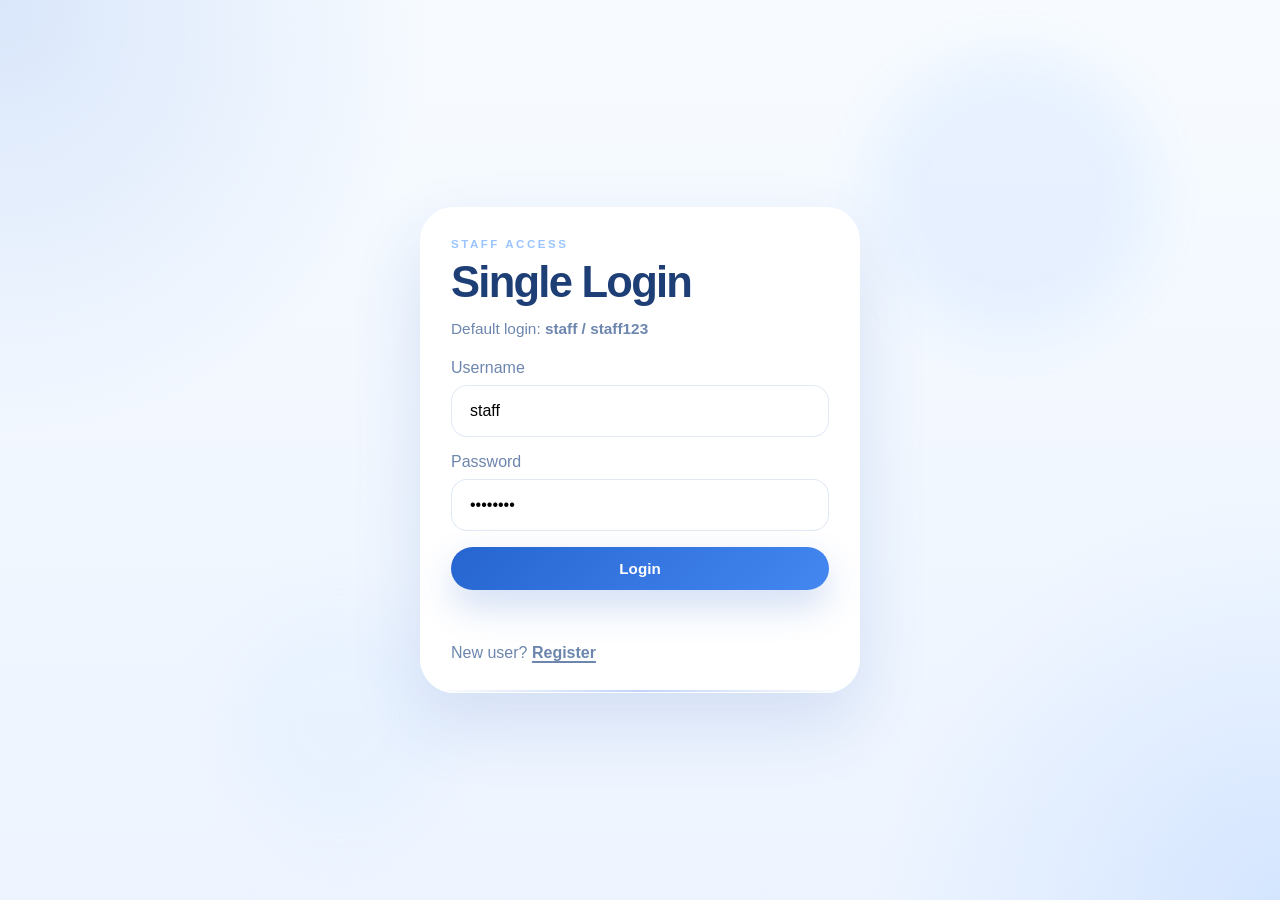
<file: frontend/index.html>
<!DOCTYPE html>
<html lang="en">
<head>
  <meta charset="UTF-8">
  <meta name="viewport" content="width=device-width, initial-scale=1.0">
  <title>AI Attendance Dashboard</title>
  <link rel="stylesheet" href="/frontend/styles.css">
</head>
<body>
  <div class="app-shell">
    <aside class="sidebar">
      <div class="sidebar-top">
        <p class="sidebar-linkline">New user? <a href="/frontend/register.html">Register</a></p>
        <p class="eyebrow">Welcome</p>
        <h1>AI Attendance</h1>
        <p class="sidebar-copy">Effortless attendance through intelligent vision.</p>
      </div>

      <nav class="sidebar-nav">
        <button type="button" class="nav-btn active" data-view="dashboard">Dashboard</button>
        <button type="button" class="nav-btn" data-view="monitor">Live Monitor</button>
        <button type="button" class="nav-btn" data-view="students">All Students</button>
        <button type="button" class="nav-btn" data-view="attendance">Attendance</button>
      </nav>

      <div class="sidebar-bottom">
        <p class="staff-note">Staff: <span id="staffLabel">Staff</span></p>
        <button type="button" id="logoutBtn" class="logout-btn">Logout</button>
      </div>
    </aside>

    <main class="main-panel">
      <header class="topbar">
        <div>
          <p class="eyebrow">Command Center</p>
          <h2 id="pageTitle">Attendance Dashboard</h2>
        </div>
        <div class="topbar-actions">
          <span class="status-pill" id="apiHealth">Checking backend...</span>
          <button type="button" class="ghost-btn" id="exportPdfBtn">Export PDF</button>
          <button type="button" class="primary-btn" id="openStudentModalBtn">Add Student</button>
        </div>
      </header>

      <section class="card-grid">
        <article class="stat-card">
          <span>Total Students</span>
          <strong id="totalStudents">0</strong>
        </article>
        <article class="stat-card">
          <span>Present</span>
          <strong id="presentStudents">0</strong>
        </article>
        <article class="stat-card">
          <span>Absent</span>
          <strong id="absentStudents">0</strong>
        </article>
        <article class="stat-card">
          <span>On Duty</span>
          <strong id="onDutyStudents">0</strong>
        </article>
      </section>

      <section class="view active" id="view-dashboard">
        <article class="panel">
          <div class="panel-head">
            <div>
              <p class="eyebrow">Today</p>
              <h3>Live Attendance Snapshot</h3>
            </div>
            <button type="button" class="ghost-btn" id="refreshDashboardBtn">Refresh</button>
          </div>
          <div class="table-wrap">
            <table>
              <thead>
                <tr>
                  <th>Name</th>
                  <th>ID</th>
                  <th>Class</th>
                  <th>Department</th>
                  <th>Time</th>
                </tr>
              </thead>
              <tbody id="todayAttendanceTable"></tbody>
            </table>
          </div>
        </article>
      </section>

      <section class="view" id="view-monitor">
        <div class="layout-two">
          <article class="panel camera-panel">
            <div class="panel-head">
              <div>
                <p class="eyebrow">Live Camera</p>
                <h3>Multi Student Recognition</h3>
              </div>
              <span class="status-pill" id="cameraStatus">Camera stopped</span>
            </div>

            <div class="camera-controls">
              <select id="cameraSelect"></select>
              <button type="button" class="primary-btn" id="startCameraBtn">Start Camera</button>
              <button type="button" class="ghost-btn" id="stopCameraBtn">Stop</button>
            </div>

            <div class="camera-stage">
              <video id="cameraFeed" autoplay playsinline muted></video>
              <canvas id="overlayCanvas"></canvas>
            </div>

            <div class="monitor-notes">
              <div>
                <span class="label">Anti-Spoof</span>
                <strong id="livenessState">Waiting for 2 eye blinks</strong>
              </div>
              <div>
                <span class="label">Detection</span>
                <strong id="recognitionState">No attendance marked yet</strong>
              </div>
              <div>
                <span class="label">Last Result</span>
                <strong id="lastMatchState">None</strong>
              </div>
            </div>
          </article>

          <article class="panel">
            <div class="panel-head">
              <div>
                <p class="eyebrow">Events</p>
                <h3>Live Log</h3>
              </div>
            </div>
            <div class="event-feed" id="eventFeed"></div>
          </article>
        </div>
      </section>

      <section class="view" id="view-students">
        <article class="panel">
          <div class="panel-head">
            <div>
              <p class="eyebrow">Directory</p>
              <h3>All Students</h3>
            </div>
            <div class="students-tools">
              <button type="button" class="ghost-btn" id="autoArrangeBtn">Auto Arrange All Depts</button>
              <input id="studentSearchInput" class="search-input" type="search" placeholder="Search by name, ID, class, dept">
            </div>
          </div>
          <div class="table-wrap">
            <table>
              <thead>
                <tr>
                  <th>Photo</th>
                  <th>ID Number</th>
                  <th>Name</th>
                  <th>Class</th>
                  <th>Dept</th>
                  <th>Batch</th>
                  <th>On Duty</th>
                  <th>Actions</th>
                </tr>
              </thead>
              <tbody id="studentTable"></tbody>
            </table>
          </div>
        </article>
      </section>

      <section class="view" id="view-attendance">
        <article class="panel">
          <div class="panel-head">
            <div>
              <p class="eyebrow">History</p>
              <h3>Attendance Records</h3>
            </div>
            <div class="attendance-tools">
              <button type="button" class="ghost-btn" id="refreshAttendanceBtn">Refresh</button>
            </div>
          </div>
          <div class="table-wrap">
            <table>
              <thead>
                <tr>
                  <th>Name</th>
                  <th>ID</th>
                  <th>Date</th>
                  <th>Hour Slot</th>
                  <th>Time</th>
                  <th>Class</th>
                  <th>Department</th>
                  <th>Actions</th>
                </tr>
              </thead>
              <tbody id="attendanceHistoryTable"></tbody>
            </table>
          </div>
        </article>
      </section>
    </main>
  </div>

  <div class="modal-backdrop" id="studentModal">
    <div class="modal-card">
      <div class="panel-head">
        <div>
          <p class="eyebrow">Student Form</p>
          <h3 id="studentModalTitle">Add Student</h3>
        </div>
        <button type="button" class="ghost-btn" id="closeStudentModalBtn">Close</button>
      </div>
      <form id="studentForm" class="form-grid" enctype="multipart/form-data">
        <input type="hidden" id="studentRecordId">
        <label>
          <span>ID Number</span>
          <input type="text" id="studentIdInput" inputmode="numeric" pattern="[0-9]+" maxlength="4" placeholder="01" required>
        </label>
        <label>
          <span>Name</span>
          <input type="text" id="studentNameInput" required>
        </label>
        <label>
          <span>Class</span>
          <input type="text" id="studentClassInput" required>
        </label>
        <label>
          <span>Department</span>
          <select id="studentDeptInput" required>
            <option value="">Select Department</option>
            <option value="B.tech IT">B.tech IT</option>
            <option value="B.tech AI&amp;DS">B.tech AI&amp;DS</option>
            <option value="B.E CSE">B.E CSE</option>
            <option value="B.E CSE (CS)">B.E CSE (CS)</option>
            <option value="B.E ECE">B.E ECE</option>
            <option value="B.E R&amp;A">B.E R&amp;A</option>
          </select>
        </label>
        <label>
          <span>Batch</span>
          <input type="text" id="studentBatchInput" required>
        </label>
        <label class="full-span">
          <span>Student Image</span>
          <input type="file" id="studentImageInput" accept="image/*">
        </label>
        <p class="form-note full-span" id="studentImageHint">Student image is required for new students.</p>
        <button class="primary-btn full-width" type="submit">Save Student</button>
      </form>
    </div>
  </div>

  <div class="modal-backdrop" id="exportModal">
    <div class="modal-card export-modal-card">
      <div class="panel-head">
        <div>
          <p class="eyebrow">Report Export</p>
          <h3>Choose Department</h3>
        </div>
        <button type="button" class="ghost-btn" id="closeExportModalBtn">Close</button>
      </div>
      <div class="form-grid">
        <label class="full-span">
          <span>Department</span>
          <select id="exportDeptSelect" required>
            <option value="all">All Departments</option>
            <option value="B.tech IT">B.tech IT</option>
            <option value="B.tech AI&amp;DS">B.tech AI&amp;DS</option>
            <option value="B.E CSE">B.E CSE</option>
            <option value="B.E CSE (CS)">B.E CSE (CS)</option>
            <option value="B.E ECE">B.E ECE</option>
            <option value="B.E R&amp;A">B.E R&amp;A</option>
          </select>
        </label>
        <button type="button" class="primary-btn full-width" id="confirmExportPdfBtn">Export PDF</button>
      </div>
    </div>
  </div>

  <canvas id="captureCanvas" class="hidden-canvas"></canvas>

  <script src="/frontend/app.js?v=blue-theme-2"></script>
</body>
</html>
</file>
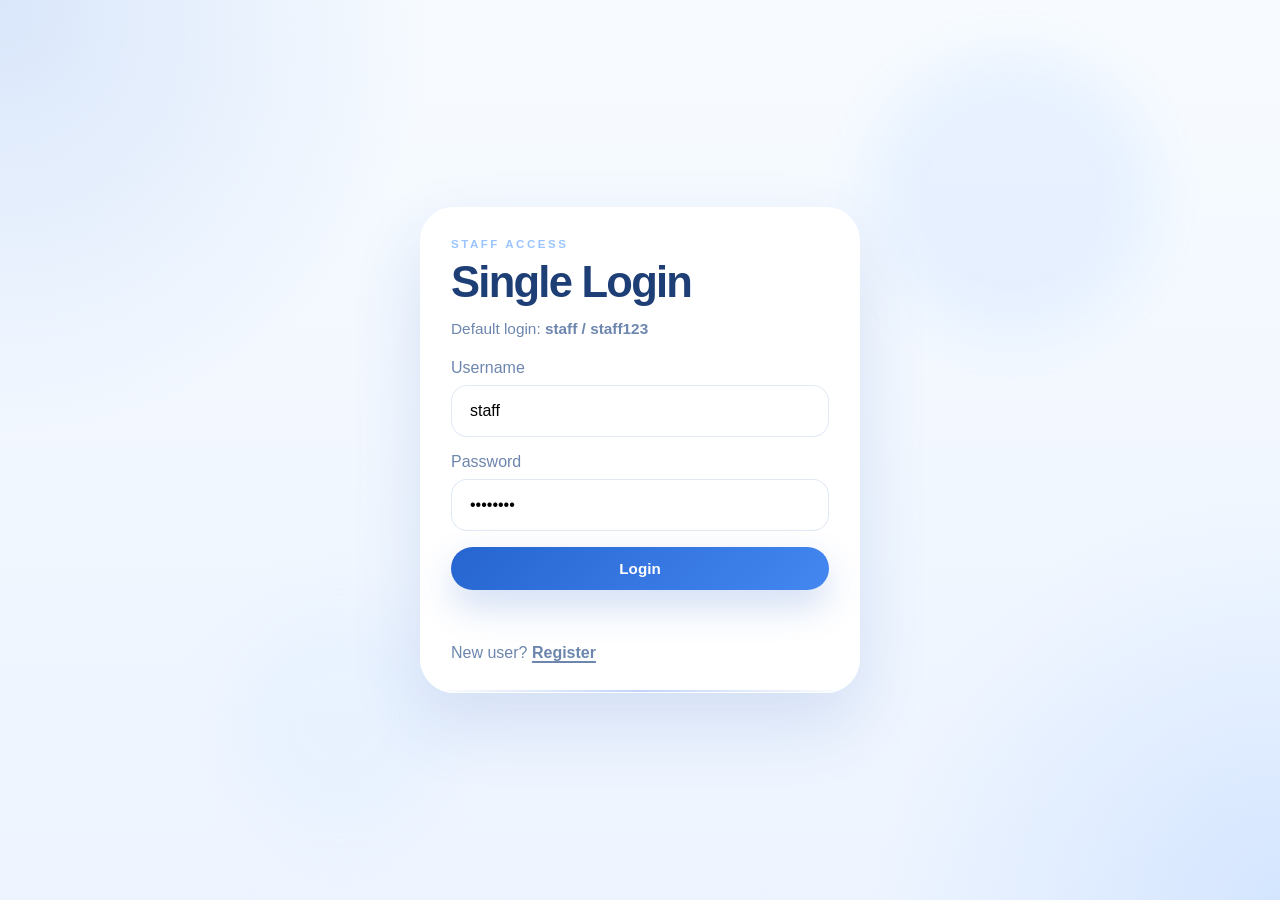
<file: frontend/login.html>
<!DOCTYPE html>
<html lang="en">
<head>
  <meta charset="UTF-8">
  <meta name="viewport" content="width=device-width, initial-scale=1.0">
  <title>AI Attendance Login</title>
  <link rel="stylesheet" href="/frontend/styles.css">
</head>
<body class="auth-page">
  <div class="auth-card">
    <p class="eyebrow">Staff Access</p>
    <h1>Single Login</h1>
    <p class="subtitle">Default login: <strong>staff / staff123</strong></p>
    <form id="loginForm" class="auth-form" data-mode="login">
      <label>
        <span>Username</span>
        <input id="loginUsername" type="text" value="staff" required>
      </label>
      <label>
        <span>Password</span>
        <input id="loginPassword" type="password" value="staff123" required>
      </label>
      <button type="submit" class="primary-btn full-width">Login</button>
    </form>
    <p id="authStatus" class="auth-status"></p>
    <p class="auth-switch">New user? <a href="/frontend/register.html">Register</a></p>
  </div>
  <script src="/frontend/auth.js?v=auth-blue-2"></script>
</body>
</html>
</file>
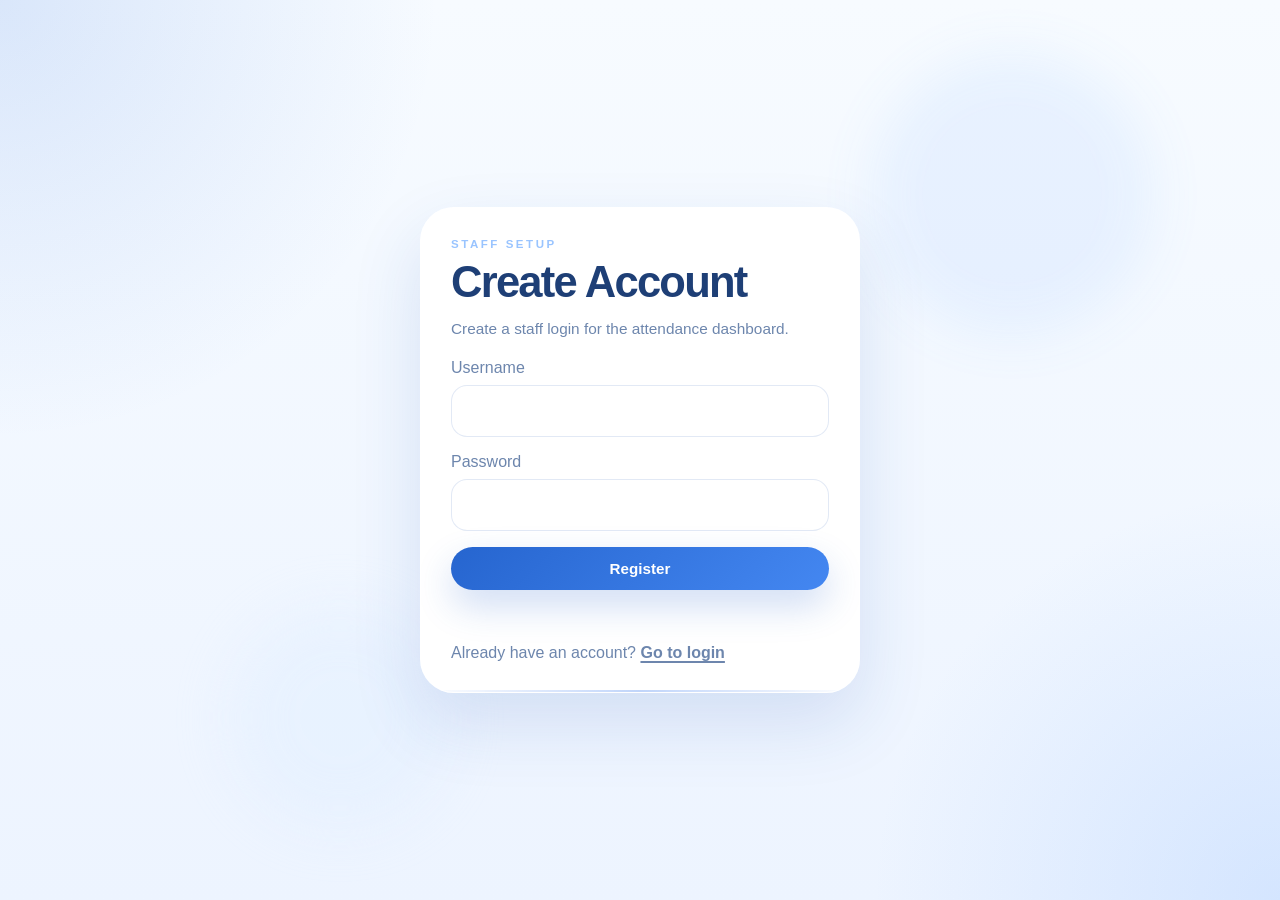
<file: frontend/register.html>
<!DOCTYPE html>
<html lang="en">
<head>
  <meta charset="UTF-8">
  <meta name="viewport" content="width=device-width, initial-scale=1.0">
  <title>AI Attendance Register</title>
  <link rel="stylesheet" href="/frontend/styles.css">
</head>
<body class="auth-page">
  <div class="auth-card">
    <p class="eyebrow">Staff Setup</p>
    <h1>Create Account</h1>
    <p class="subtitle">Create a staff login for the attendance dashboard.</p>
    <form id="registerForm" class="auth-form" data-mode="register">
      <label>
        <span>Username</span>
        <input id="registerUsername" type="text" required>
      </label>
      <label>
        <span>Password</span>
        <input id="registerPassword" type="password" required>
      </label>
      <button type="submit" class="primary-btn full-width">Register</button>
    </form>
    <p id="authStatus" class="auth-status"></p>
    <p class="auth-switch">Already have an account? <a href="/frontend/login.html">Go to login</a></p>
  </div>
  <script src="/frontend/auth.js?v=auth-blue-2"></script>
</body>
</html>
</file>
<file: frontend/styles.css>
:root {
  --bg: #eef5ff;
  --bg-strong: #e5efff;
  --panel: rgba(255, 255, 255, 0.96);
  --panel-solid: #ffffff;
  --line: rgba(125, 157, 211, 0.22);
  --line-strong: rgba(58, 104, 185, 0.18);
  --text: #1e3f76;
  --text-soft: #6d86ad;
  --sidebar-top: #0d4aa8;
  --sidebar-bottom: #224f9d;
  --brand: #2f73dc;
  --brand-strong: #0f4ba8;
  --brand-soft: #e8f0ff;
  --brand-soft-2: #dbe9ff;
  --success: #24a35a;
  --warning: #f47d20;
  --danger: #e15e5e;
  --camera-bg: #0f2f67;
  --shadow-lg: 0 30px 70px rgba(33, 88, 177, 0.14);
  --shadow-md: 0 18px 40px rgba(33, 88, 177, 0.1);
  --radius-xl: 34px;
  --radius-lg: 26px;
  --radius-md: 20px;
  --radius-sm: 16px;
}

* {
  box-sizing: border-box;
}

html {
  scroll-behavior: smooth;
}

body {
  margin: 0;
  min-height: 100vh;
  font-family: "Segoe UI", "Trebuchet MS", sans-serif;
  color: var(--text);
  background:
    radial-gradient(circle at top left, rgba(83, 138, 231, 0.18), transparent 28%),
    radial-gradient(circle at bottom right, rgba(133, 182, 255, 0.24), transparent 26%),
    linear-gradient(180deg, #f7fbff 0%, #edf4ff 100%);
}

body::before,
body::after {
  content: "";
  position: fixed;
  z-index: -1;
  border-radius: 999px;
  filter: blur(28px);
  opacity: 0.45;
}

body::before {
  width: 280px;
  height: 280px;
  top: 6%;
  right: 10%;
  background: rgba(125, 177, 255, 0.26);
}

body::after {
  width: 220px;
  height: 220px;
  bottom: 8%;
  left: 18%;
  background: rgba(220, 236, 255, 0.72);
}

button,
input,
select {
  font: inherit;
}

button {
  border: 0;
  cursor: pointer;
  transition: transform 180ms ease, box-shadow 180ms ease, background 180ms ease;
}

button:hover {
  transform: translateY(-1px);
}

a {
  color: inherit;
}

.app-shell {
  display: grid;
  grid-template-columns: 300px 1fr;
  min-height: 100vh;
}

.sidebar {
  display: flex;
  flex-direction: column;
  justify-content: space-between;
  padding: 42px 26px 28px;
  color: #ffffff;
  background: linear-gradient(180deg, var(--sidebar-top) 0%, #184c9f 42%, var(--sidebar-bottom) 100%);
  box-shadow: inset -1px 0 0 rgba(255, 255, 255, 0.1);
}

.sidebar-top {
  animation: slideInLeft 500ms ease;
}

.sidebar-linkline {
  margin: 0 0 26px;
  font-size: 0.92rem;
  color: rgba(255, 255, 255, 0.92);
}

.sidebar-linkline a,
.auth-switch a {
  font-weight: 700;
  text-decoration-thickness: 2px;
  text-underline-offset: 3px;
}

.sidebar h1,
.auth-card h1 {
  margin: 0;
  font-size: clamp(1.95rem, 3.4vw, 2.95rem);
  line-height: 0.95;
  letter-spacing: -0.04em;
}

.sidebar-copy {
  margin: 18px 0 0;
  max-width: 220px;
  color: rgba(255, 255, 255, 0.84);
  font-size: 0.94rem;
  line-height: 1.55;
}

.eyebrow {
  margin: 0 0 12px;
  color: #99c4ff;
  text-transform: uppercase;
  letter-spacing: 0.22em;
  font-size: 0.72rem;
  font-weight: 800;
}

.sidebar-nav {
  display: grid;
  gap: 14px;
  margin: 34px 0;
}

.nav-btn,
.primary-btn,
.ghost-btn,
.logout-btn,
.mini-btn {
  border-radius: 999px;
  font-weight: 700;
}

.nav-btn {
  padding: 16px 20px;
  text-align: left;
  color: rgba(255, 255, 255, 0.92);
  background: rgba(255, 255, 255, 0.08);
  box-shadow: inset 0 1px 0 rgba(255, 255, 255, 0.04);
  font-size: 0.94rem;
}

.nav-btn.active {
  color: var(--brand-strong);
  background: linear-gradient(135deg, #ffffff 0%, #e6f0ff 100%);
  box-shadow: 0 12px 26px rgba(9, 53, 129, 0.24);
}

.sidebar-bottom {
  animation: fadeUp 600ms ease;
}

.staff-note {
  margin: 0 0 10px;
  color: rgba(255, 255, 255, 0.9);
  font-size: 0.95rem;
}

.logout-btn {
  width: 100%;
  padding: 14px 18px;
  color: #ffffff;
  background: rgba(255, 255, 255, 0.12);
}

.main-panel {
  padding: 28px 28px 42px;
}

.topbar,
.panel-head,
.camera-controls,
.attendance-tools,
.topbar-actions,
.monitor-notes {
  display: flex;
  align-items: center;
  justify-content: space-between;
  gap: 14px;
}

.topbar {
  margin-bottom: 28px;
  animation: fadeUp 420ms ease;
}

.topbar h2 {
  margin: 0;
  font-size: clamp(1.72rem, 2.7vw, 2.45rem);
  line-height: 1;
  letter-spacing: -0.04em;
}

.topbar-actions {
  flex-wrap: wrap;
  justify-content: flex-end;
}

.status-pill {
  display: inline-flex;
  align-items: center;
  padding: 11px 16px;
  border-radius: 999px;
  background: var(--brand-soft);
  color: var(--brand-strong);
  font-weight: 700;
  box-shadow: inset 0 1px 0 rgba(255, 255, 255, 0.72);
}

.primary-btn,
.ghost-btn,
.logout-btn,
.mini-btn {
  padding: 13px 20px;
  font-size: 0.95rem;
}

.primary-btn {
  color: #ffffff;
  background: linear-gradient(135deg, #2665cf 0%, #4487f1 100%);
  box-shadow: 0 16px 36px rgba(41, 100, 204, 0.22);
}

.ghost-btn,
.mini-btn {
  color: var(--brand-strong);
  background: linear-gradient(135deg, #f7fbff 0%, #e8f0ff 100%);
}

.card-grid,
.layout-two {
  display: grid;
  gap: 20px;
}

.card-grid {
  grid-template-columns: repeat(4, minmax(0, 1fr));
  margin-bottom: 26px;
}

.stat-card,
.panel,
.auth-card,
.modal-card {
  position: relative;
  overflow: hidden;
  background: var(--panel);
  border: 1px solid rgba(255, 255, 255, 0.72);
  border-radius: var(--radius-xl);
  box-shadow: var(--shadow-lg);
}

.stat-card::before,
.panel::before,
.auth-card::before,
.modal-card::before {
  content: "";
  position: absolute;
  inset: auto auto 0 0;
  width: 100%;
  height: 2px;
  background: linear-gradient(90deg, rgba(72, 133, 240, 0), rgba(72, 133, 240, 0.34), rgba(72, 133, 240, 0));
}

.stat-card {
  padding: 20px 20px 16px;
  animation: fadeUp 500ms ease both;
}

.stat-card span {
  color: var(--text-soft);
  font-size: 0.88rem;
}

.stat-card strong {
  display: block;
  margin-top: 14px;
  font-size: clamp(2rem, 3.4vw, 2.8rem);
  line-height: 1;
}

.panel {
  padding: 22px;
  animation: fadeUp 580ms ease both;
}

.panel h3 {
  margin: 0;
  font-size: 1.05rem;
  line-height: 1.15;
}

.view {
  display: none;
}

.view.active {
  display: block;
}

.layout-two {
  grid-template-columns: minmax(0, 1.7fr) minmax(320px, 1fr);
}

.camera-panel {
  min-width: 0;
}

.camera-controls {
  margin-top: 16px;
  flex-wrap: wrap;
}

.camera-controls select,
.search-input,
.confidence-filter select,
.form-grid input,
.form-grid select {
  width: 100%;
  padding: 16px 18px;
  border-radius: var(--radius-sm);
  border: 1px solid var(--line);
  background: #ffffff;
  color: var(--text);
  outline: none;
  box-shadow: inset 0 1px 2px rgba(37, 80, 153, 0.04);
}

.camera-controls select {
  flex: 1 1 320px;
}

.search-input {
  max-width: 420px;
}

.students-tools {
  display: flex;
  align-items: center;
  gap: 12px;
  justify-content: flex-end;
  flex-wrap: wrap;
}

.camera-stage {
  position: relative;
  margin-top: 18px;
  overflow: hidden;
  border-radius: 24px;
  background: linear-gradient(180deg, #123774 0%, #0c2854 100%);
  aspect-ratio: 16 / 9;
}

.camera-stage video,
.camera-stage canvas {
  position: absolute;
  inset: 0;
  width: 100%;
  height: 100%;
  object-fit: cover;
}

.monitor-notes {
  display: grid;
  grid-template-columns: repeat(3, minmax(0, 1fr));
  gap: 14px;
  margin-top: 18px;
}

.monitor-notes div,
.event-item {
  padding: 16px 18px;
  border-radius: 20px;
  background: linear-gradient(180deg, #f1f6ff 0%, #e8f0ff 100%);
  border: 1px solid var(--line);
}

.label {
  display: block;
  margin-bottom: 8px;
  color: var(--text-soft);
  font-size: 0.88rem;
}

.table-wrap {
  overflow: auto;
  margin-top: 16px;
}

table {
  width: 100%;
  border-collapse: collapse;
}

th,
td {
  padding: 13px 12px;
  border-bottom: 1px solid rgba(125, 157, 211, 0.2);
  text-align: left;
  white-space: nowrap;
  vertical-align: middle;
  font-size: 0.95rem;
}

thead th {
  color: var(--text-soft);
  font-size: 0.74rem;
  text-transform: uppercase;
  letter-spacing: 0.12em;
}

tbody tr {
  transition: background 180ms ease;
}

tbody tr:hover {
  background: rgba(232, 240, 255, 0.5);
}

.group-row,
.group-row:hover {
  background: linear-gradient(135deg, #edf4ff 0%, #dde9ff 100%);
}

.group-row td {
  color: #173d89;
  font-weight: 800;
  letter-spacing: 0.04em;
  text-transform: uppercase;
}

.group-row-content {
  display: flex;
  align-items: center;
  justify-content: space-between;
  gap: 16px;
}

.group-row-content .mini-btn {
  padding: 8px 14px;
  font-size: 0.82rem;
  text-transform: none;
}

.student-photo {
  width: 52px;
  height: 52px;
  border-radius: 16px;
  object-fit: cover;
  background: var(--brand-soft);
}

.inline-badge {
  display: inline-flex;
  align-items: center;
  padding: 8px 12px;
  border-radius: 999px;
  font-size: 0.84rem;
  font-weight: 700;
}

.inline-badge.success {
  color: #15703d;
  background: rgba(36, 163, 90, 0.14);
}

.inline-badge.muted {
  color: var(--text-soft);
  background: rgba(117, 146, 194, 0.12);
}

.inline-actions {
  display: inline-flex;
  gap: 8px;
}

.mini-btn {
  padding: 10px 14px;
  font-size: 0.9rem;
}

.mini-btn.danger {
  color: #a83232;
  background: linear-gradient(135deg, #fff0f0 0%, #ffe0e0 100%);
}

.event-feed {
  display: grid;
  gap: 12px;
}

.event-feed {
  margin-top: 18px;
  max-height: 540px;
  overflow: auto;
}

.event-item strong {
  display: block;
  margin-bottom: 6px;
}

.event-item span {
  color: var(--text-soft);
}

.attendance-tools {
  flex-wrap: wrap;
  justify-content: flex-end;
}

.modal-backdrop {
  position: fixed;
  inset: 0;
  display: none;
  align-items: center;
  justify-content: center;
  padding: 24px;
  background: rgba(17, 45, 92, 0.35);
  backdrop-filter: blur(10px);
}

.modal-backdrop.open {
  display: flex;
}

.modal-card {
  width: min(800px, 100%);
  padding: 28px;
}

.export-modal-card {
  width: min(520px, 100%);
}

.form-grid {
  display: grid;
  grid-template-columns: repeat(2, minmax(0, 1fr));
  gap: 18px;
}

.form-grid label {
  display: grid;
  gap: 8px;
  color: var(--text-soft);
}

.form-grid label span {
  font-weight: 700;
}

.full-span,
.full-width {
  grid-column: 1 / -1;
}

.full-width {
  width: 100%;
  justify-content: center;
}

.form-note {
  margin: 0;
  color: var(--text-soft);
  font-size: 0.92rem;
}

.hidden-canvas {
  display: none !important;
}

.auth-page {
  display: grid;
  place-items: center;
  min-height: 100vh;
  padding: 24px;
}

.auth-card {
  width: min(440px, 100%);
  padding: 30px;
  background: rgba(255, 255, 255, 0.98);
}

.subtitle {
  margin: 14px 0 0;
  color: var(--text-soft);
  font-size: 0.96rem;
  line-height: 1.6;
}

.auth-form {
  display: grid;
  gap: 16px;
  margin-top: 18px;
}

.auth-form label {
  display: grid;
  gap: 8px;
  color: var(--text-soft);
}

.auth-form input {
  padding: 16px 18px;
  border-radius: var(--radius-sm);
  border: 1px solid var(--line);
}

.auth-status {
  min-height: 22px;
  margin: 14px 0 0;
  color: #c63f3f;
  font-weight: 700;
  font-size: 0.92rem;
}

.auth-switch {
  margin: 18px 0 0;
  color: var(--text-soft);
}

.empty-state {
  color: var(--text-soft);
  text-align: center;
  padding: 20px 16px;
}

@keyframes fadeUp {
  from {
    opacity: 0;
    transform: translateY(16px);
  }
  to {
    opacity: 1;
    transform: translateY(0);
  }
}

@keyframes slideInLeft {
  from {
    opacity: 0;
    transform: translateX(-18px);
  }
  to {
    opacity: 1;
    transform: translateX(0);
  }
}

@media (max-width: 1200px) {
  .app-shell {
    grid-template-columns: 1fr;
  }

  .sidebar {
    gap: 24px;
  }

  .card-grid,
  .layout-two {
    grid-template-columns: 1fr;
  }
}

@media (max-width: 760px) {
  .main-panel,
  .sidebar {
    padding: 20px;
  }

  .topbar,
  .panel-head,
  .attendance-tools,
  .camera-controls,
  .topbar-actions,
  .students-tools {
    flex-direction: column;
    align-items: stretch;
  }

  .monitor-notes,
  .form-grid,
  .card-grid {
    grid-template-columns: 1fr;
  }

  .search-input {
    max-width: 100%;
  }

  .modal-card {
    padding: 20px;
  }
}
</file>
